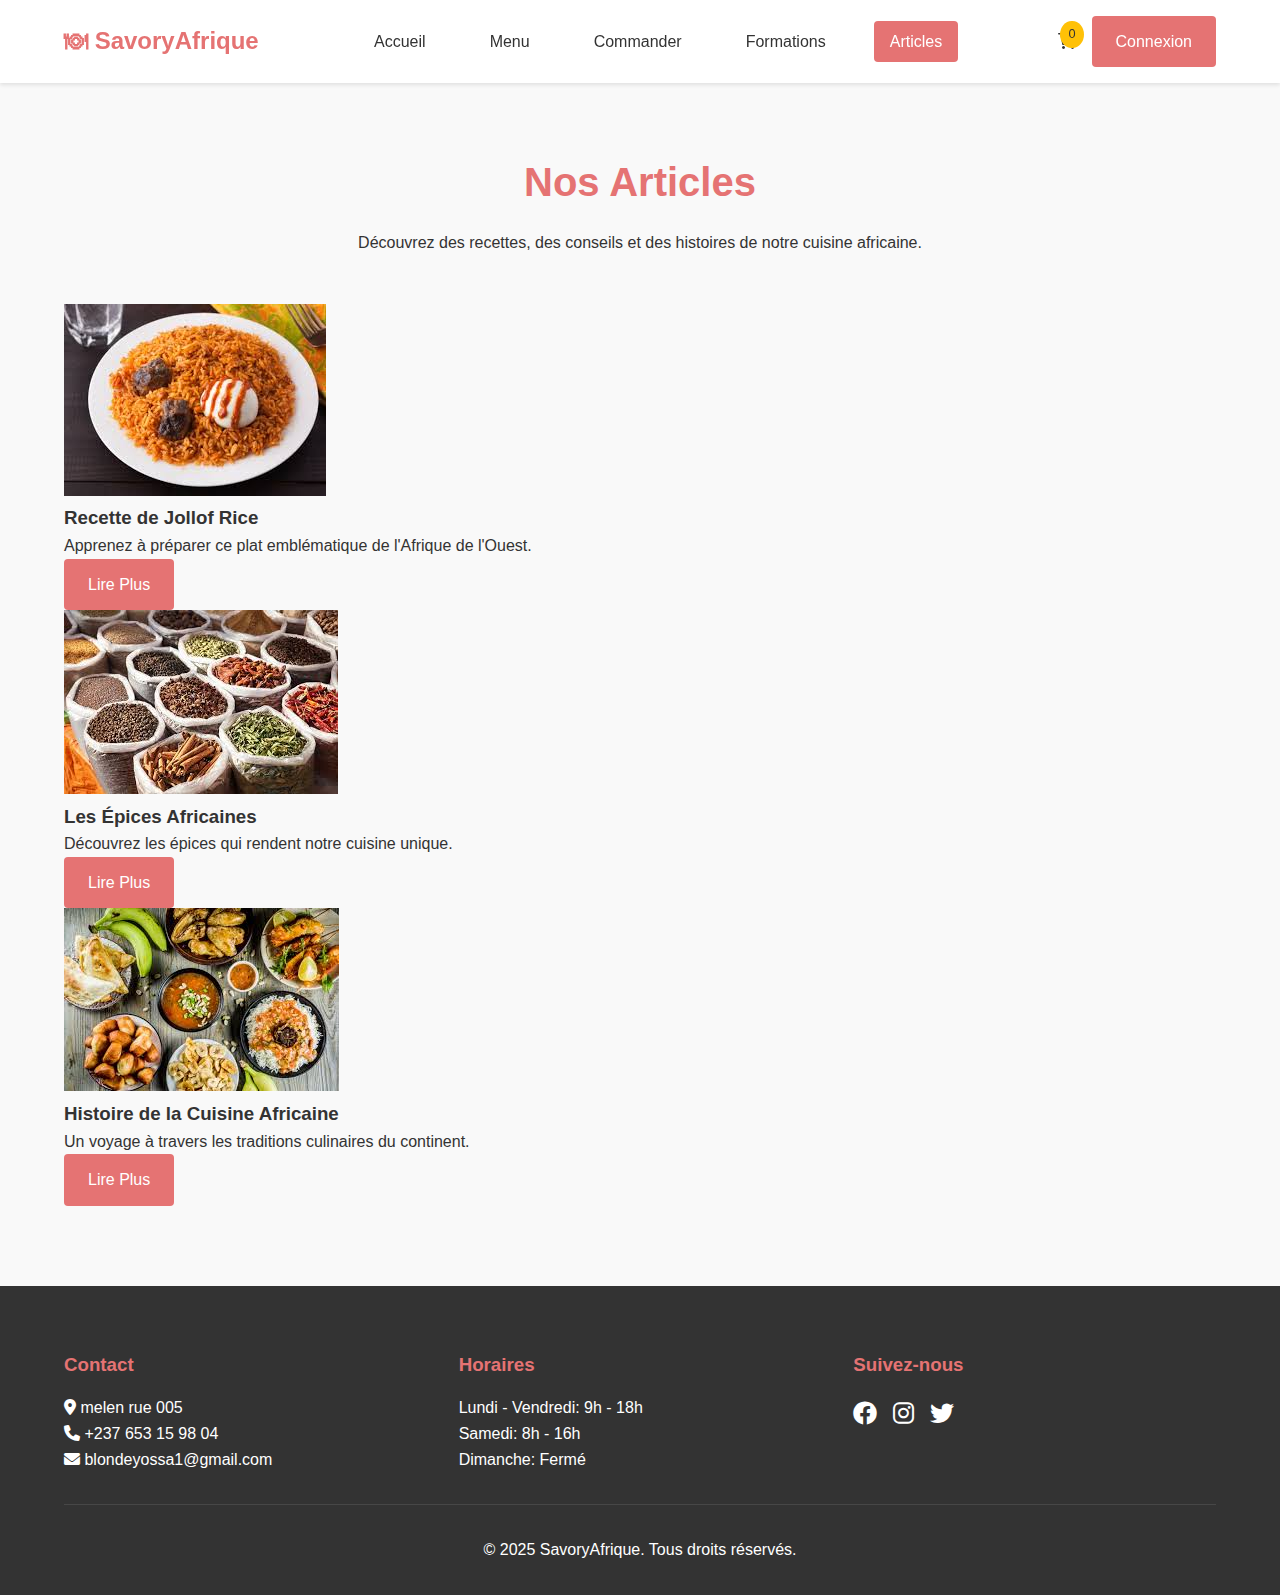
<file: windsurf-project/pages/articles/index.html>
<!DOCTYPE html>
<html lang="fr">
<head>
    <meta charset="UTF-8">
    <meta name="viewport" content="width=device-width, initial-scale=1.0">
    <title>Articles - SavoryAfrique</title>
    <link rel="stylesheet" href="../../assets/css/styles.css">
    <link rel="stylesheet" href="https://cdnjs.cloudflare.com/ajax/libs/font-awesome/6.0.0/css/all.min.css">
</head>
<body>
    <!-- Navigation Bar -->
    <nav class="nav-bar">
        <div class="nav-container">
            <div class="nav-brand">
                <a href="../../index.html">🍽 SavoryAfrique</a>
            </div>
            <div class="menu-toggle">
                <span></span>
                <span></span>
                <span></span>
            </div>
            <div class="nav-links">
                <a href="../../index.html">Accueil</a>
                <a href="../menu/index.html">Menu</a>
                <a href="../order/checkout.html">Commander</a>
                <a href="../formations/index.html">Formations</a>
                <a href="index.html" class="active">Articles</a>
            </div>
            <div class="nav-actions">
                <div class="cart-icon">
                    <i class="fas fa-shopping-cart"></i>
                    <span class="cart-count">0</span>
                </div>
                <a href="../auth/login.html" class="btn primary">Connexion</a>
            </div>
        </div>
    </nav>

    <!-- Articles Section -->
    <section class="articles">
        <div class="section-header">
            <h2>Nos Articles</h2>
            <p>Découvrez des recettes, des conseils et des histoires de notre cuisine africaine.</p>
        </div>
        <div class="articles-grid">
            <article class="article-card">
                <img src="../../images/riz jo.jpeg" alt="Article 1">
                <h3>Recette de Jollof Rice</h3>
                <p>Apprenez à préparer ce plat emblématique de l'Afrique de l'Ouest.</p>
                <a href="#" class="btn primary">Lire Plus</a>
            </article>
            <article class="article-card">
                <img src="../../images/epice.jpeg" alt="Article 2">
                <h3>Les Épices Africaines</h3>
                <p>Découvrez les épices qui rendent notre cuisine unique.</p>
                <a href="#" class="btn primary">Lire Plus</a>
            </article>
            <article class="article-card">
                <img src="../../images/cuisines.jpeg" alt="Article 3">
                <h3>Histoire de la Cuisine Africaine</h3>
                <p>Un voyage à travers les traditions culinaires du continent.</p>
                <a href="#" class="btn primary">Lire Plus</a>
            </article>
        </div>
    </section>

    <footer>
        <div class="footer-content">
            <div class="footer-section">
                <h3>Contact</h3>
                <p><i class="fas fa-map-marker-alt"></i> melen rue 005</p>
                <p><i class="fas fa-phone"></i> +237 653 15 98 04</p>
                <p><i class="fas fa-envelope"></i> blondeyossa1@gmail.com</p>
            </div>
            <div class="footer-section">
                <h3>Horaires</h3>
                <p>Lundi - Vendredi: 9h - 18h</p>
                <p>Samedi: 8h - 16h</p>
                <p>Dimanche: Fermé</p>
            </div>
            <div class="footer-section">
                <h3>Suivez-nous</h3>
                <div class="social-links">
                    <a href="#"><i class="fab fa-facebook"></i></a>
                    <a href="#"><i class="fab fa-instagram"></i></a>
                    <a href="#"><i class="fab fa-twitter"></i></a>
                </div>
            </div>
        </div>
        <div class="footer-bottom">
            <p>&copy; 2025 SavoryAfrique. Tous droits réservés.</p>
        </div>
    </footer>

    <script src="../../assets/js/script.js"></script>
</body>
</html>
</file>
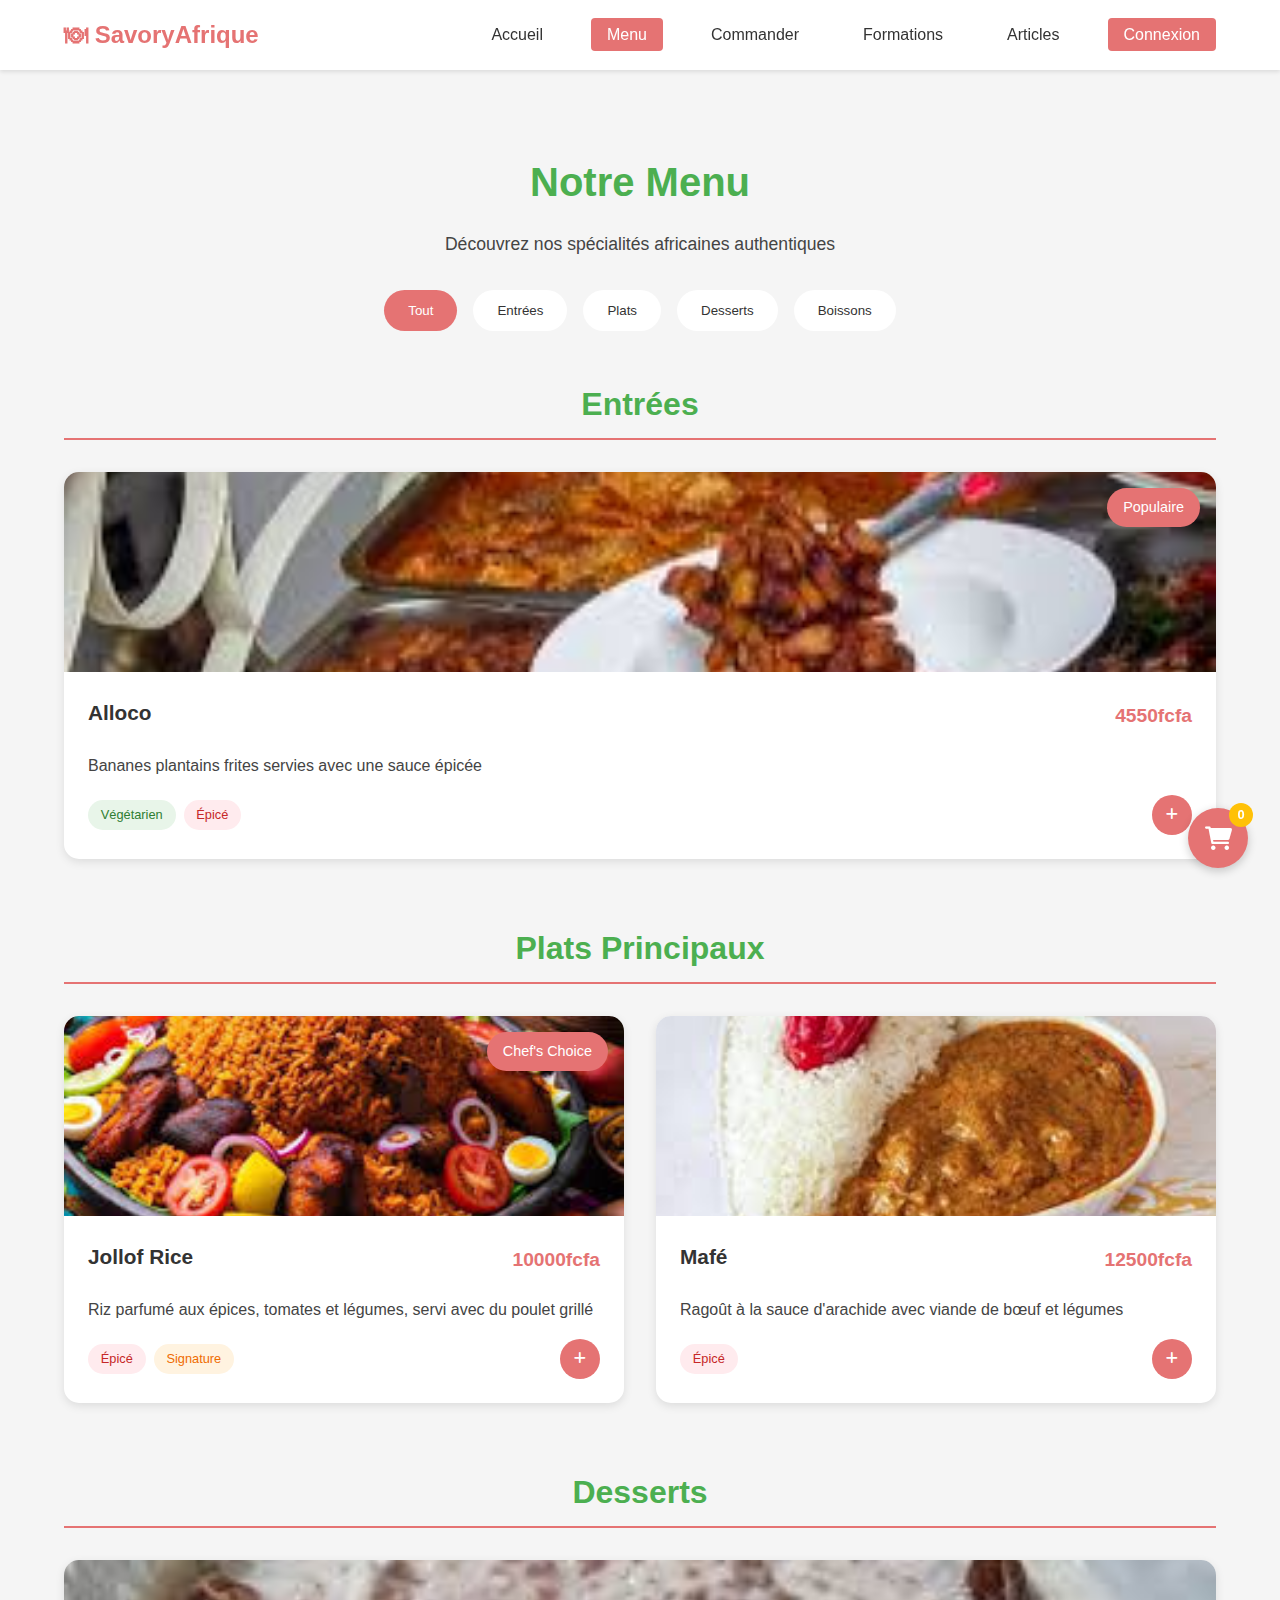
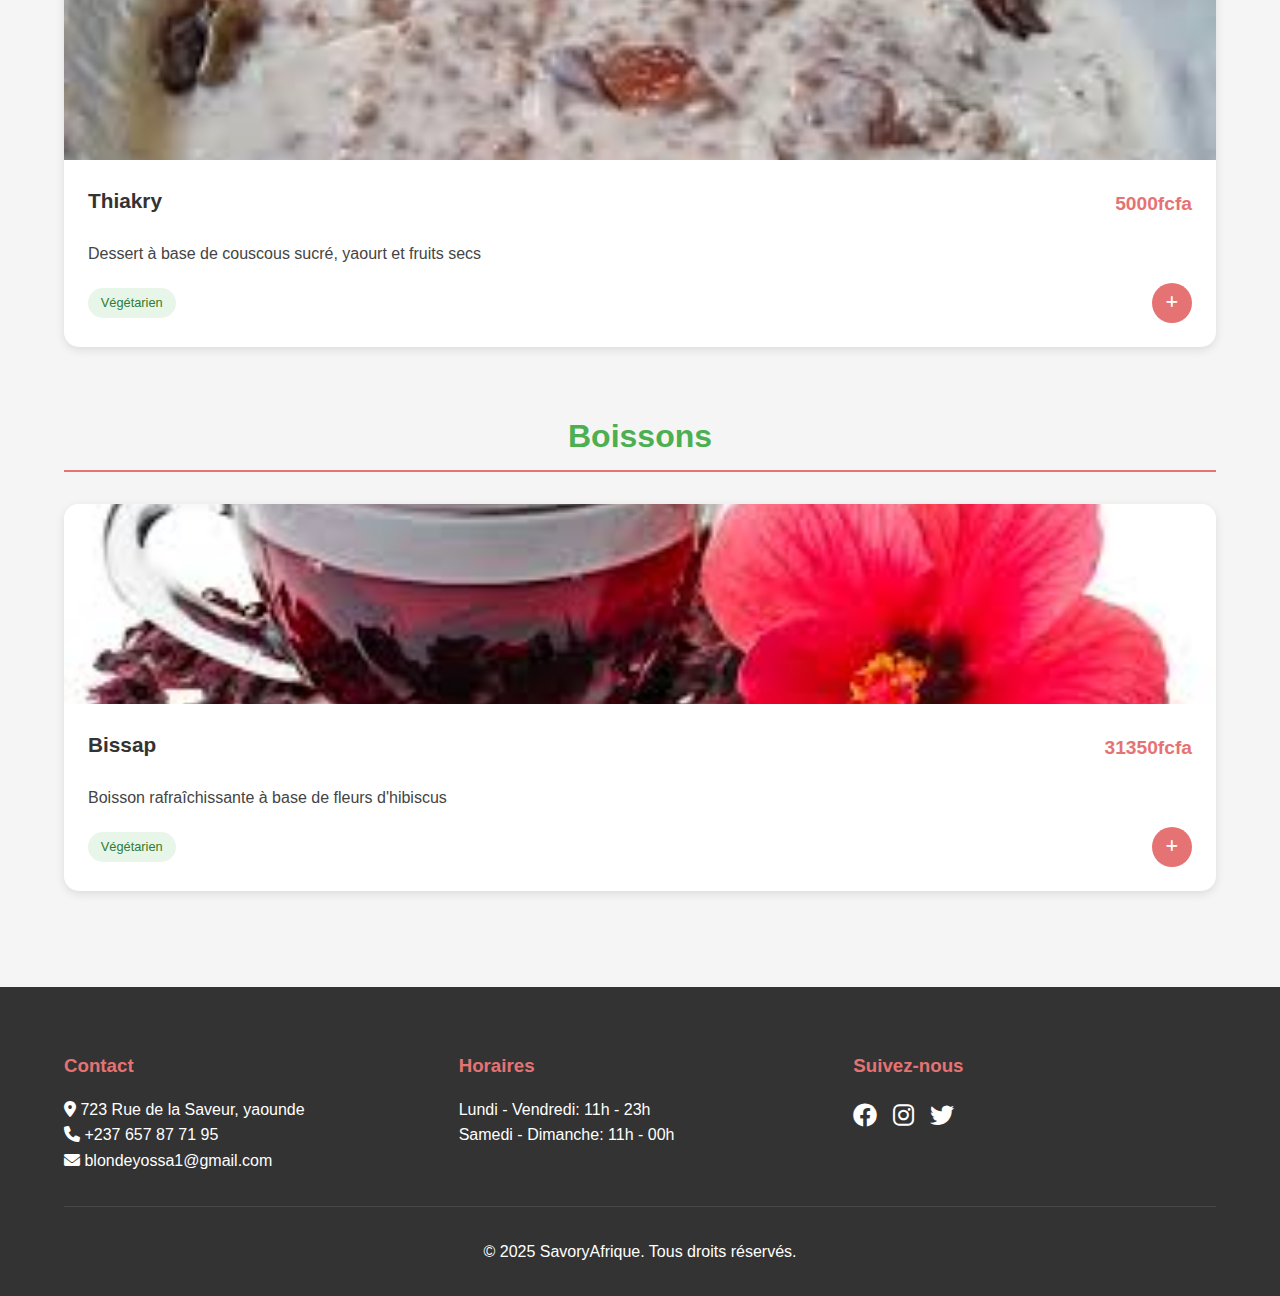
<file: windsurf-project/pages/menu/index.html>
<!DOCTYPE html>
<html lang="fr">
<head>
    <meta charset="UTF-8">
    <meta name="viewport" content="width=device-width, initial-scale=1.0">
    <title>Menu - SavoryAfrique</title>
    <link rel="stylesheet" href="../../assets/css/styles.css">
    <link rel="stylesheet" href="../../assets/css/menu-styles.css">
    <link rel="stylesheet" href="https://cdnjs.cloudflare.com/ajax/libs/font-awesome/6.0.0/css/all.min.css">
</head>
<body>
    <nav class="main-nav">
        <div class="logo">
            <a href="../../index.html">🍽 SavoryAfrique</a>
        </div>
        <div class="menu-toggle">
            <span></span>
            <span></span>
            <span></span>
        </div>
        <ul class="nav-links">
            <li><a href="../../index.html">Accueil</a></li>
            <li><a href="index.html" class="active">Menu</a></li>
            <li><a href="../order/checkout.html">Commander</a></li>
            <li><a href="../formations/index.html">Formations</a></li>
            <li><a href="../articles/index.html">Articles</a></li>
            <li><a href="../auth/login.html" class="auth-btn">Connexion</a></li>
        </ul>
    </nav>

    <div class="menu-page">
        <div class="menu-header">
            <div class="header-text">
                <h1>Notre Menu</h1>
                <p>Découvrez nos spécialités africaines authentiques</p>
            </div>
            <div class="menu-filters">
                <button class="filter-btn active" data-filter="all">Tout</button>
                <button class="filter-btn" data-filter="entrees">Entrées</button>
                <button class="filter-btn" data-filter="plats">Plats</button>
                <button class="filter-btn" data-filter="desserts">Desserts</button>
                <button class="filter-btn" data-filter="boissons">Boissons</button>
            </div>
        </div>

        <div class="menu-categories">
            <!-- Entrées -->
            <div class="menu-section" data-category="entrees">
                <h2 class="section-title">Entrées</h2>
                <div class="dishes-grid">
                    <div class="dish-card" data-category="entrees">
                        <div class="dish-image">
                            <img src="../../images/allo.jpeg" alt="Alloco">
                            <span class="dish-badge">Populaire</span>
                        </div>
                        <div class="dish-content">
                            <div class="dish-header">
                                <h3>Alloco</h3>
                                <span class="price">4550fcfa</span>
                            </div>
                            <p class="dish-description">Bananes plantains frites servies avec une sauce épicée</p>
                            <div class="dish-footer">
                                <div class="dish-tags">
                                    <span class="tag vegetarian">Végétarien</span>
                                    <span class="tag spicy">Épicé</span>
                                </div>
                                <button class="add-to-cart" data-id="alloco">
                                    <i class="fas fa-plus"></i>
                                </button>
                            </div>
                        </div>
                    </div>
                </div>
            </div>

            <!-- Plats Principaux -->
            <div class="menu-section" data-category="plats">
                <h2 class="section-title">Plats Principaux</h2>
                <div class="dishes-grid">
                    <div class="dish-card" data-category="plats">
                        <div class="dish-image">
                            <img src="../../images/jol.jpeg" alt="Jollof Rice">
                            <span class="dish-badge">Chef's Choice</span>
                        </div>
                        <div class="dish-content">
                            <div class="dish-header">
                                <h3>Jollof Rice</h3>
                                <span class="price">10000fcfa</span>
                            </div>
                            <p class="dish-description">Riz parfumé aux épices, tomates et légumes, servi avec du poulet grillé</p>
                            <div class="dish-footer">
                                <div class="dish-tags">
                                    <span class="tag spicy">Épicé</span>
                                    <span class="tag signature">Signature</span>
                                </div>
                                <button class="add-to-cart" data-id="jollof">
                                    <i class="fas fa-plus"></i>
                                </button>
                            </div>
                        </div>
                    </div>

                    <div class="dish-card" data-category="plats">
                        <div class="dish-image">
                            <img src="../../images/maf.jpeg" alt="Mafé">
                        </div>
                        <div class="dish-content">
                            <div class="dish-header">
                                <h3>Mafé</h3>
                                <span class="price">12500fcfa</span>
                            </div>
                            <p class="dish-description">Ragoût à la sauce d'arachide avec viande de bœuf et légumes</p>
                            <div class="dish-footer">
                                <div class="dish-tags">
                                    <span class="tag spicy">Épicé</span>
                                </div>
                                <button class="add-to-cart" data-id="mafe">
                                    <i class="fas fa-plus"></i>
                                </button>
                            </div>
                        </div>
                    </div>
                </div>
            </div>

            <!-- Desserts -->
            <div class="menu-section" data-category="desserts">
                <h2 class="section-title">Desserts</h2>
                <div class="dishes-grid">
                    <div class="dish-card" data-category="desserts">
                        <div class="dish-image">
                            <img src="../../images/thia.jpeg" alt="Thiakry">
                        </div>
                        <div class="dish-content">
                            <div class="dish-header">
                                <h3>Thiakry</h3>
                                <span class="price">5000fcfa</span>
                            </div>
                            <p class="dish-description">Dessert à base de couscous sucré, yaourt et fruits secs</p>
                            <div class="dish-footer">
                                <div class="dish-tags">
                                    <span class="tag vegetarian">Végétarien</span>
                                </div>
                                <button class="add-to-cart" data-id="thiakry">
                                    <i class="fas fa-plus"></i>
                                </button>
                            </div>
                        </div>
                    </div>
                </div>
            </div>

            <!-- Boissons -->
            <div class="menu-section" data-category="boissons">
                <h2 class="section-title">Boissons</h2>
                <div class="dishes-grid">
                    <div class="dish-card" data-category="boissons">
                        <div class="dish-image">
                            <img src="../../images/bis.jpeg" alt="Bissap">
                        </div>
                        <div class="dish-content">
                            <div class="dish-header">
                                <h3>Bissap</h3>
                                <span class="price">31350fcfa</span>
                            </div>
                            <p class="dish-description">Boisson rafraîchissante à base de fleurs d'hibiscus</p>
                            <div class="dish-footer">
                                <div class="dish-tags">
                                    <span class="tag vegetarian">Végétarien</span>
                                </div>
                                <button class="add-to-cart" data-id="bissap">
                                    <i class="fas fa-plus"></i>
                                </button>
                            </div>
                        </div>
                    </div>
                </div>
            </div>
        </div>
    </div>

    <!-- Panier flottant -->
    <div class="floating-cart">
        <div class="cart-icon">
            <i class="fas fa-shopping-cart"></i>
            <span class="cart-count">0</span>
        </div>
        <div class="cart-preview">
            <h3>Votre Commande</h3>
            <div class="cart-items">
                <!-- Les articles du panier seront ajoutés ici dynamiquement -->
            </div>
            <div class="cart-total">
                <span>Total:</span>
                <span class="total-amount">0fcfa</span>
            </div>
            <button class="checkout-btn">Commander</button>
        </div>
    </div>

    <footer>
        <div class="footer-content">
            <div class="footer-section">
                <h3>Contact</h3>
                <p><i class="fas fa-map-marker-alt"></i> 723 Rue de la Saveur, yaounde</p>
                <p><i class="fas fa-phone"></i> +237 657 87 71 95</p>
                <p><i class="fas fa-envelope"></i> blondeyossa1@gmail.com</p>
            </div>
            <div class="footer-section">
                <h3>Horaires</h3>
                <p>Lundi - Vendredi: 11h - 23h</p>
                <p>Samedi - Dimanche: 11h - 00h</p>
            </div>
            <div class="footer-section">
                <h3>Suivez-nous</h3>
                <div class="social-links">
                    <a href="#"><i class="fab fa-facebook"></i></a>
                    <a href="#"><i class="fab fa-instagram"></i></a>
                    <a href="#"><i class="fab fa-twitter"></i></a>
                </div>
            </div>
        </div>
        <div class="footer-bottom">
            <p>&copy; 2025 SavoryAfrique. Tous droits réservés.</p>
        </div>
    </footer>

    <script src="../../assets/js/script.js"></script>
    <script src="../../assets/js/menu-script.js"></script>
</body>
</html>
</file>
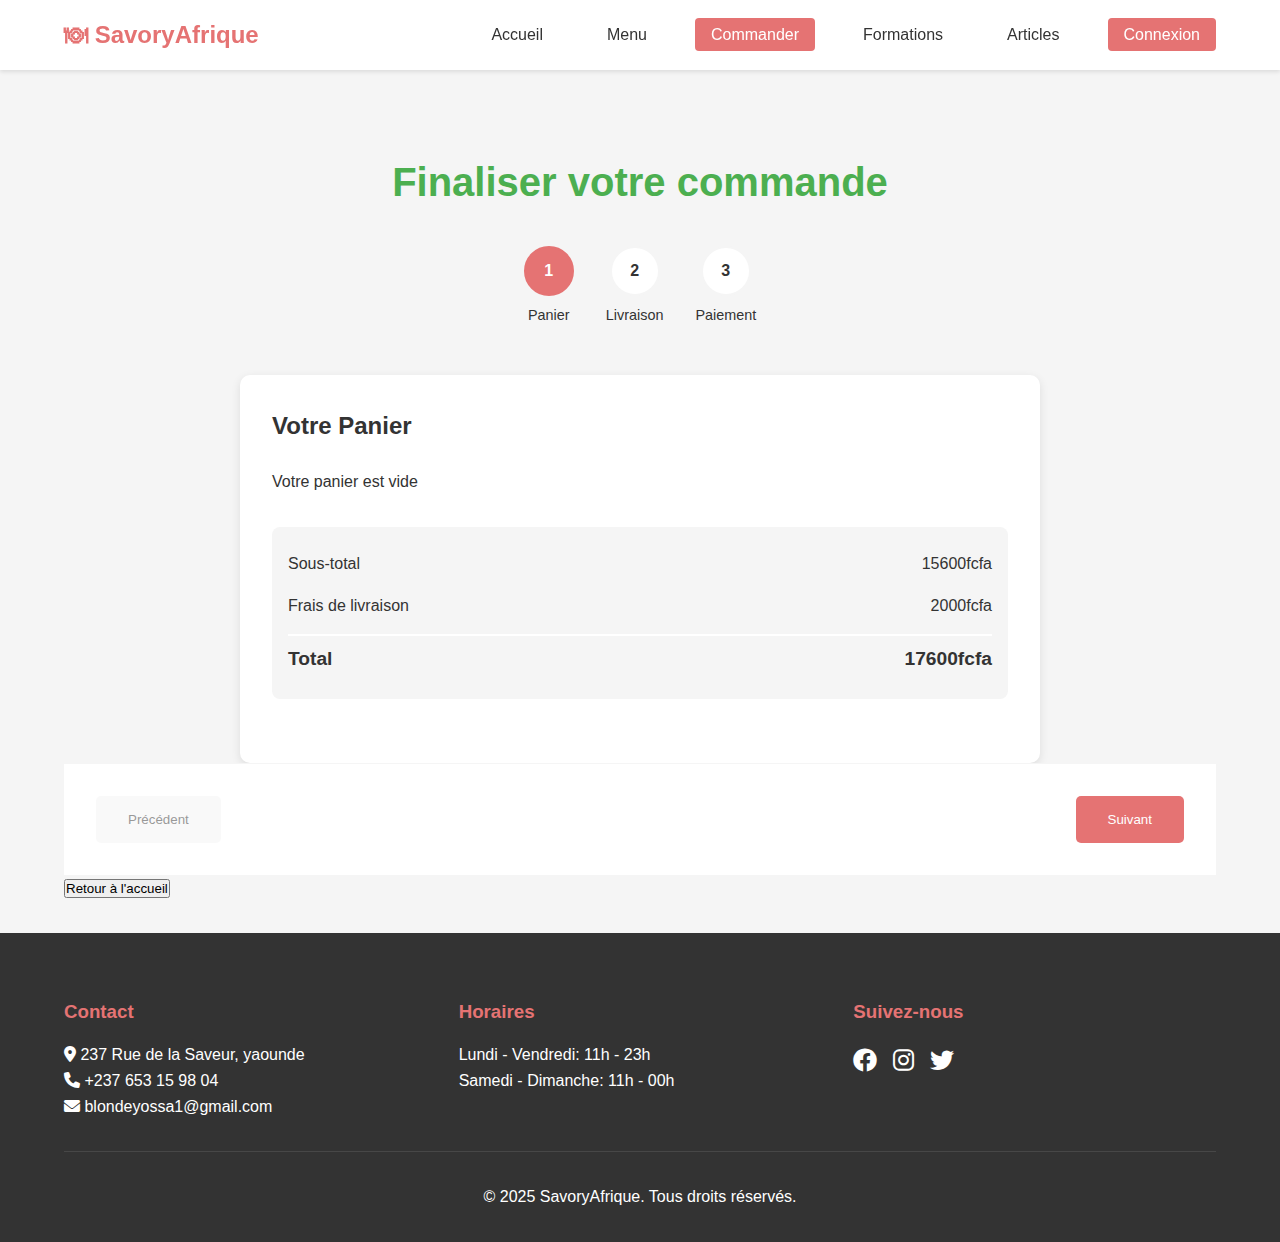
<file: windsurf-project/pages/order/checkout.html>
<!DOCTYPE html>
<html lang="fr">
<head>
    <meta charset="UTF-8">
    <meta name="viewport" content="width=device-width, initial-scale=1.0">
    <title>Commander - SavoryAfrique</title>
    <link rel="stylesheet" href="../../assets/css/styles.css">
    <link rel="stylesheet" href="../../assets/css/checkout-styles.css">
    <link rel="stylesheet" href="https://cdnjs.cloudflare.com/ajax/libs/font-awesome/6.0.0/css/all.min.css">
</head>
<body>
    <nav class="main-nav">
        <div class="logo">
            <a href="../../../index.html">🍽 SavoryAfrique</a>
        </div>
        <div class="menu-toggle">
            <span></span>
            <span></span>
            <span></span>
        </div>
        <ul class="nav-links">
            <li><a href="../../../index.html">Accueil</a></li>
            <li><a href="../../menu/index.html">Menu</a></li>
            <li><a href="checkout.html" class="active">Commander</a></li>
            <li><a href="../formations/index.html">Formations</a></li>
            <li><a href="../articles/index.html">Articles</a></li>
            <li><a href="../auth/login.html" class="auth-btn">Connexion</a></li>
        </ul>
    </nav>

    <div class="checkout-page">
        <div class="checkout-header">
            <h1>Finaliser votre commande</h1>
            <div class="checkout-steps">
                <div class="step active" data-step="1">
                    <span class="step-number">1</span>
                    <span class="step-text">Panier</span>
                </div>
                <div class="step" data-step="2">
                    <span class="step-number">2</span>
                    <span class="step-text">Livraison</span>
                </div>
                <div class="step" data-step="3">
                    <span class="step-number">3</span>
                    <span class="step-text">Paiement</span>
                </div>
            </div>
        </div>

        <div class="checkout-content">
            <!-- Étape 1: Panier -->
            <div class="checkout-step-content active" data-step="1">
                <div class="cart-summary">
                    <h2>Votre Panier</h2>
                    <div class="cart-items">
                        <!-- Les articles seront ajoutés dynamiquement ici -->
                    </div>
                    <div class="cart-totals">
                        <div class="subtotal">
                            <span>Sous-total</span>
                            <span class="amount">15600fcfa</span>
                        </div>
                        <div class="delivery-fee">
                            <span>Frais de livraison</span>
                            <span class="amount">2000fcfa</span>
                        </div>
                        <div class="total">
                            <span>Total</span>
                            <span class="amount">17600fcfa</span>
                        </div>
                    </div>
                </div>
            </div>

            <!-- Étape 2: Livraison -->
            <div class="checkout-step-content" data-step="2">
                <div class="delivery-info">
                    <h2>Informations de livraison</h2>
                    <form id="delivery-form" class="checkout-form">
                        <div class="form-group">
                            <label for="fullname">Nom complet</label>
                            <input type="text" id="fullname" name="fullname" required>
                        </div>
                        <div class="form-group">
                            <label for="phone">Téléphone</label>
                            <input type="tel" id="phone" name="phone" required>
                        </div>
                        <div class="form-group">
                            <label for="email">Email</label>
                            <input type="email" id="email" name="email" required>
                        </div>
                        <div class="form-group">
                            <label for="address">Adresse</label>
                            <input type="text" id="address" name="address" required>
                        </div>
                        <div class="form-row">
                            <div class="form-group">
                                <label for="postal">Code postal</label>
                                <input type="text" id="postal" name="postal" required>
                            </div>
                            <div class="form-group">
                                <label for="city">Ville</label>
                                <input type="text" id="city" name="city" required>
                            </div>
                        </div>
                        <div class="form-group">
                            <label for="instructions">Instructions de livraison (optionnel)</label>
                            <textarea id="instructions" name="instructions" rows="3"></textarea>
                        </div>
                    </form>
                </div>
            </div>

            <!-- Étape 3: Paiement -->
            <div class="checkout-step-content" data-step="3">
                <div class="payment-info">
                    <h2>Paiement</h2>
                    <form id="payment-form" class="checkout-form">
                        <div class="payment-methods">
                            <div class="payment-method">
                                <input type="radio" id="card" name="payment" value="card" checked>
                                <label for="card">
                                    <i class="fas fa-credit-card"></i>
                                    Carte bancaire
                                </label>
                            </div>
                            <div class="payment-method">
                                <input type="radio" id="paypal" name="payment" value="paypal">
                                <label for="paypal">
                                    <i class="fab fa-paypal"></i>
                                    PayPal
                                </label>
                            </div>
                        </div>

                        <div class="card-details">
                            <div class="form-group">
                                <label for="card-number">Numéro de carte</label>
                                <div class="card-input-wrapper">
                                    <input type="text" id="card-number" name="card-number" placeholder="1234 5678 9012 3456" required>
                                    <i class="far fa-credit-card"></i>
                                </div>
                            </div>
                            <div class="form-row">
                                <div class="form-group">
                                    <label for="expiry">Date d'expiration</label>
                                    <input type="text" id="expiry" name="expiry" placeholder="MM/AA" required>
                                </div>
                                <div class="form-group">
                                    <label for="cvv">CVV</label>
                                    <input type="text" id="cvv" name="cvv" placeholder="123" required>
                                </div>
                            </div>
                            <div class="form-group">
                                <label for="card-name">Nom sur la carte</label>
                                <input type="text" id="card-name" name="card-name" required>
                            </div>
                        </div>
                    </form>
                </div>
            </div>
        </div>

        <div class="checkout-navigation">
            <button class="prev-step" disabled>Précédent</button>
            <button class="next-step">Suivant</button>
        </div>
        <button onclick="window.location.href='../../../index.html'">Retour à l'accueil</button>
    </div>

    <footer>
        <div class="footer-content">
            <div class="footer-section">
                <h3>Contact</h3>
                <p><i class="fas fa-map-marker-alt"></i> 237 Rue de la Saveur, yaounde</p>
                <p><i class="fas fa-phone"></i> +237 653 15 98 04</p>
                <p><i class="fas fa-envelope"></i> blondeyossa1@gmail.com</p>
            </div>
            <div class="footer-section">
                <h3>Horaires</h3>
                <p>Lundi - Vendredi: 11h - 23h</p>
                <p>Samedi - Dimanche: 11h - 00h</p>
            </div>
            <div class="footer-section">
                <h3>Suivez-nous</h3>
                <div class="social-links">
                    <a href="#"><i class="fab fa-facebook"></i></a>
                    <a href="#"><i class="fab fa-instagram"></i></a>
                    <a href="#"><i class="fab fa-twitter"></i></a>
                </div>
            </div>
        </div>
        <div class="footer-bottom">
            <p>&copy; 2025 SavoryAfrique. Tous droits réservés.</p>
        </div>
    </footer>

    <script src="../../assets/js/script.js"></script>
    <script src="../../assets/js/checkout-script.js"></script>
</body>
</html>
</file>
<file: windsurf-project/assets/css/styles.css>
/* Variables globales */
:root {
    --primary-color: #e67e22;
    --secondary-color: #2c3e50;
    --accent-color: #e74c3c;
    --text-color: #333;
    --light-gray: #f5f5f5;
    --dark-gray: #444;
    --white: #ffffff;
    --transition: all 0.3s ease;
}

/* Reset et styles de base */
* {
    margin: 0;
    padding: 0;
    box-sizing: border-box;
}

body {
    font-family: 'Poppins', sans-serif;
    line-height: 1.6;
    color: var(--text-color);
    padding-top: 70px;
}

/* Navigation */
.nav-bar {
    position: fixed;
    top: 0;
    left: 0;
    width: 100%;
    background: var(--white);
    box-shadow: var(--shadow);
    z-index: 1000;
    transition: var(--transition);
}

.nav-container {
    display: flex;
    justify-content: space-between;
    align-items: center;
    padding: 1rem 5%;
    max-width: 1400px;
    margin: 0 auto;
}

.nav-brand {
    display: flex;
    align-items: center;
    gap: 1rem;
}

.nav-brand img {
    width: 40px;
    height: 40px;
}

.nav-brand a {
    font-size: 1.5rem;
    font-weight: bold;
    color: var(--primary-color);
    text-decoration: none;
}

.nav-links {
    display: flex;
    gap: 2rem;
    align-items: center;
}

.nav-links a {
    text-decoration: none;
    color: var(--text-color);
    font-weight: 500;
    padding: 0.5rem 1rem;
    border-radius: 4px;
    transition: var(--transition);
}

.nav-links a:hover {
    background: rgba(229, 115, 115, 0.1);
    color: var(--primary-color);
}

.nav-links a.active {
    background: var(--primary-color);
    color: var(--white);
}

.nav-actions {
    display: flex;
    gap: 1rem;
    align-items: center;
}

.cart-icon {
    position: relative;
    cursor: pointer;
}

.cart-count {
    position: absolute;
    top: -8px;
    right: -8px;
    background: var(--accent-color);
    color: var(--text-color);
    font-size: 0.8rem;
    padding: 0.2rem 0.5rem;
    border-radius: 50%;
    min-width: 20px;
    text-align: center;
}

.menu-toggle {
    display: none;
    flex-direction: column;
    gap: 4px;
    cursor: pointer;
    padding: 0.5rem;
}

.menu-toggle span {
    display: block;
    width: 25px;
    height: 3px;
    background: var(--text-color);
    transition: var(--transition);
}

/* Responsive Navigation */
@media (max-width: 768px) {
    .menu-toggle {
        display: flex;
    }

    .nav-links {
        display: none;
        position: absolute;
        top: 100%;
        left: 0;
        width: 100%;
        background: var(--white);
        flex-direction: column;
        padding: 1rem;
        box-shadow: var(--shadow);
    }

    .nav-links.active {
        display: flex;
    }

    .nav-actions {
        margin-left: auto;
    }

    .menu-toggle.active span:nth-child(1) {
        transform: rotate(45deg) translate(5px, 5px);
    }

    .menu-toggle.active span:nth-child(2) {
        opacity: 0;
    }

    .menu-toggle.active span:nth-child(3) {
        transform: rotate(-45deg) translate(5px, -5px);
    }
}

/* Hero Section */
.hero {
    height: 100vh;
    background-image: linear-gradient(rgba(0,0,0,0.5), rgba(0,0,0,0.5)), url('../images/hero-bg.jpg');
    background-size: cover;
    background-position: center;
    display: flex;
    align-items: center;
    justify-content: center;
    text-align: center;
    color: var(--white);
    position: relative;
}

.hero-content {
    max-width: 800px;
    padding: 0 2rem;
}

.hero h1 {
    font-size: 3.5rem;
    margin-bottom: 1.5rem;
    opacity: 0;
    transform: translateY(30px);
    animation: fadeInUp 1s forwards;
}

.hero p {
    font-size: 1.2rem;
    margin-bottom: 2rem;
    opacity: 0;
    transform: translateY(30px);
    animation: fadeInUp 1s 0.3s forwards;
}

.hero-buttons {
    display: flex;
    gap: 1rem;
    justify-content: center;
    opacity: 0;
    transform: translateY(30px);
    animation: fadeInUp 1s 0.6s forwards;
}

.btn {
    padding: 1rem 2rem;
    border-radius: 30px;
    text-decoration: none;
    font-weight: 600;
    transition: var(--transition);
}

.primary-btn {
    background: var(--primary-color);
    color: var(--white);
}

.secondary-btn {
    background: transparent;
    color: var(--white);
    border: 2px solid var(--white);
}

.primary-btn:hover {
    background: darken(var(--primary-color), 10%);
    transform: translateY(-3px);
}

.secondary-btn:hover {
    background: var(--white);
    color: var(--text-color);
}

/* Featured Dishes */
.featured-dishes {
    padding: 5rem 5%;
    background: var(--white);
}

.section-title {
    text-align: center;
    font-size: 2.5rem;
    margin-bottom: 3rem;
    color: var(--secondary-color);
}

.dishes-grid {
    display: grid;
    grid-template-columns: repeat(auto-fit, minmax(300px, 1fr));
    gap: 2rem;
}

.dish-card {
    background: var(--white);
    border-radius: 10px;
    overflow: hidden;
    box-shadow: 0 3px 10px rgba(0,0,0,0.1);
    transition: var(--transition);
}

.dish-card:hover {
    transform: translateY(-10px);
}

.dish-image {
    height: 250px;
    overflow: hidden;
}

.dish-image img {
    width: 100%;
    height: 100%;
    object-fit: cover;
    transition: var(--transition);
}

.dish-card:hover .dish-image img {
    transform: scale(1.1);
}

.dish-content {
    padding: 1.5rem;
}

.dish-content h3 {
    font-size: 1.3rem;
    margin-bottom: 0.5rem;
}

.price {
    font-size: 1.2rem;
    color: var(--primary-color);
    font-weight: 600;
}

/* About Us */
.about-us {
    padding: 5rem 5%;
    background: var(--light-gray);
}

.about-content {
    display: grid;
    grid-template-columns: 1fr 1fr;
    gap: 4rem;
    align-items: center;
}

.about-text {
    padding-right: 2rem;
}

.about-image img {
    width: 100%;
    border-radius: 10px;
}

/* Services */
.services {
    padding: 5rem 5%;
    background: var(--white);
}

.services-grid {
    display: grid;
    grid-template-columns: repeat(auto-fit, minmax(250px, 1fr));
    gap: 2rem;
}

.service-card {
    text-align: center;
    padding: 2rem;
    background: var(--light-gray);
    border-radius: 10px;
    transition: var(--transition);
}

.service-card:hover {
    transform: translateY(-5px);
}

.service-card i {
    font-size: 2.5rem;
    color: var(--primary-color);
    margin-bottom: 1rem;
}

/* Testimonials */
.testimonials {
    padding: 5rem 5%;
    background: var(--light-gray);
    position: relative;
}

.testimonials-slider {
    max-width: 800px;
    margin: 0 auto;
}

.testimonial-card {
    background: var(--white);
    padding: 2rem;
    border-radius: 10px;
    box-shadow: 0 3px 10px rgba(0,0,0,0.1);
}

.testimonial-author {
    display: flex;
    align-items: center;
    gap: 1rem;
    margin-top: 1.5rem;
}

.testimonial-author img {
    width: 60px;
    height: 60px;
    border-radius: 50%;
    object-fit: cover;
}

.rating i {
    color: #ffd700;
}

/* Newsletter */
.newsletter {
    padding: 4rem 5%;
    background: var(--secondary-color);
    color: var(--white);
    text-align: center;
}

.newsletter-form {
    max-width: 500px;
    margin: 2rem auto 0;
    display: flex;
    gap: 1rem;
}

.newsletter-form input {
    flex: 1;
    padding: 1rem;
    border: none;
    border-radius: 25px;
    font-size: 1rem;
}

/* Footer */
footer {
    background: var(--secondary-color);
    color: var(--white);
    padding: 4rem 5% 2rem;
}

.footer-content {
    display: grid;
    grid-template-columns: repeat(auto-fit, minmax(250px, 1fr));
    gap: 2rem;
    margin-bottom: 2rem;
}

.footer-section h3 {
    margin-bottom: 1.5rem;
    color: var(--primary-color);
}

.social-links {
    display: flex;
    gap: 1rem;
}

.social-links a {
    color: var(--white);
    font-size: 1.5rem;
    transition: var(--transition);
}

.social-links a:hover {
    color: var(--primary-color);
}

.footer-bottom {
    text-align: center;
    padding-top: 2rem;
    border-top: 1px solid rgba(255,255,255,0.1);
}

/* Animations */
@keyframes fadeInUp {
    to {
        opacity: 1;
        transform: translateY(0);
    }
}

/* Formations Page Styles */
.formations {
    padding: 4rem 5%;
}

.formations-grid {
    display: grid;
    grid-template-columns: repeat(auto-fit, minmax(300px, 1fr));
    gap: 2rem;
    margin-top: 2rem;
}

.formation-card {
    background: var(--white);
    border-radius: 8px;
    overflow: hidden;
    box-shadow: var(--shadow);
    transition: var(--transition);
}

.formation-card:hover {
    transform: translateY(-5px);
    box-shadow: 0 10px 20px rgba(0,0,0,0.1);
}

.formation-image {
    position: relative;
    height: 200px;
    overflow: hidden;
}

.formation-image img {
    width: 100%;
    height: 100%;
    object-fit: cover;
}

.formation-badge {
    position: absolute;
    top: 1rem;
    right: 1rem;
    background: var(--primary-color);
    color: var(--white);
    padding: 0.5rem 1rem;
    border-radius: 20px;
    font-size: 0.8rem;
}

.formation-content {
    padding: 1.5rem;
}

.formation-content h3 {
    margin: 0 0 1rem;
    color: var(--text-color);
}

.formation-details {
    list-style: none;
    padding: 0;
    margin: 1rem 0;
}

.formation-details li {
    display: flex;
    align-items: center;
    gap: 0.5rem;
    margin-bottom: 0.5rem;
    color: var(--text-color-light);
}

.formation-details i {
    color: var(--primary-color);
}

.formation-footer {
    display: flex;
    justify-content: space-between;
    align-items: center;
    margin-top: 1.5rem;
    padding-top: 1rem;
    border-top: 1px solid var(--border-color);
}

.price {
    font-size: 1.5rem;
    font-weight: bold;
    color: var(--text-color);
}

/* Testimonials Section */
.testimonials {
    background: var(--bg-light);
    padding: 4rem 5%;
}

.testimonials-grid {
    display: grid;
    grid-template-columns: repeat(auto-fit, minmax(300px, 1fr));
    gap: 2rem;
    margin-top: 2rem;
}

.testimonial-card {
    background: var(--white);
    padding: 2rem;
    border-radius: 8px;
    box-shadow: var(--shadow);
}

.testimonial-content p {
    font-style: italic;
    margin-bottom: 1.5rem;
}

.testimonial-author {
    display: flex;
    align-items: center;
    gap: 1rem;
}

.testimonial-author img {
    width: 50px;
    height: 50px;
    border-radius: 50%;
    object-fit: cover;
}

.author-info h4 {
    margin: 0;
    color: var(--text-color);
}

.author-info p {
    margin: 0;
    color: var(--text-color-light);
    font-size: 0.9rem;
}

/* FAQ Section */
.faq {
    padding: 4rem 5%;
}

.faq-grid {
    display: grid;
    grid-template-columns: repeat(auto-fit, minmax(300px, 1fr));
    gap: 2rem;
    margin-top: 2rem;
}

.faq-item {
    background: var(--white);
    padding: 2rem;
    border-radius: 8px;
    box-shadow: var(--shadow);
}

.faq-item h3 {
    margin: 0 0 1rem;
    color: var(--text-color);
}

/* Contact Form */
.contact {
    background: var(--bg-light);
    padding: 4rem 5%;
}

.contact-form {
    max-width: 600px;
    margin: 2rem auto 0;
    background: var(--white);
    padding: 2rem;
    border-radius: 8px;
    box-shadow: var(--shadow);
}

.form-group {
    margin-bottom: 1.5rem;
}

.form-group input,
.form-group textarea {
    width: 100%;
    padding: 0.8rem;
    border: 1px solid var(--border-color);
    border-radius: 4px;
    font-family: inherit;
}

.form-group textarea {
    height: 150px;
    resize: vertical;
}

/* Responsive Design */
@media (max-width: 768px) {
    .formations-grid,
    .testimonials-grid,
    .faq-grid {
        grid-template-columns: 1fr;
    }

    .formation-card {
        max-width: 400px;
        margin: 0 auto;
    }
}

/* Media Queries */
@media (max-width: 768px) {
    .menu-toggle {
        display: block;
        cursor: pointer;
    }

    .menu-toggle span {
        display: block;
        width: 25px;
        height: 3px;
        background: var(--text-color);
        margin: 5px 0;
        transition: var(--transition);
    }

    .nav-links {
        position: fixed;
        top: 70px;
        left: -100%;
        width: 100%;
        height: calc(100vh - 70px);
        background: var(--white);
        flex-direction: column;
        align-items: center;
        padding: 2rem 0;
        transition: var(--transition);
    }

    .nav-links.active {
        left: 0;
    }

    .hero h1 {
        font-size: 2.5rem;
    }

    .about-content {
        grid-template-columns: 1fr;
    }

    .newsletter-form {
        flex-direction: column;
    }
}

/* Variables */
:root {
    --primary-color: #E57373;
    --secondary-color: #4CAF50;
    --accent-color: #FFC107;
    --text-color: #333;
    --light-text: #666;
    --white: #fff;
    --background: #f9f9f9;
    --shadow: 0 2px 4px rgba(0,0,0,0.1);
    --transition: all 0.3s ease;
}

/* Reset et Base */
* {
    margin: 0;
    padding: 0;
    box-sizing: border-box;
}

body {
    font-family: 'Segoe UI', Tahoma, Geneva, Verdana, sans-serif;
    line-height: 1.6;
    color: var(--text-color);
    background: var(--background);
}

/* Navigation */
.main-nav {
    background: var(--white);
    padding: 1rem 5%;
    display: flex;
    justify-content: space-between;
    align-items: center;
    box-shadow: var(--shadow);
    position: fixed;
    width: 100%;
    top: 0;
    z-index: 1000;
}

.logo a {
    font-size: 1.5rem;
    font-weight: bold;
    color: var(--primary-color);
    text-decoration: none;
}

.nav-links {
    display: flex;
    list-style: none;
    gap: 2rem;
}

.nav-links a {
    text-decoration: none;
    color: var(--text-color);
    font-weight: 500;
    transition: var(--transition);
}

.nav-links a:hover {
    color: var(--primary-color);
}

.auth-btn {
    background: var(--primary-color);
    color: var(--white) !important;
    padding: 0.5rem 1rem;
    border-radius: 4px;
}

/* Hero Section */
.hero {
    height: 100vh;
    background: linear-gradient(rgba(0,0,0,0.5), rgba(0,0,0,0.5)), url('../images/hero/hero-bg.jpg');
    background-size: cover;
    background-position: center;
    display: flex;
    align-items: center;
    text-align: center;
    color: var(--white);
    padding: 0 5%;
}

.hero-content {
    max-width: 800px;
    margin: 0 auto;
}

.hero-content h1 {
    font-size: 3rem;
    margin-bottom: 1rem;
}

.hero-buttons {
    margin-top: 2rem;
    display: flex;
    gap: 1rem;
    justify-content: center;
}

/* Buttons */
.btn {
    display: inline-block;
    padding: 0.8rem 1.5rem;
    border-radius: 4px;
    text-decoration: none;
    font-weight: 500;
    transition: var(--transition);
    cursor: pointer;
    border: none;
}

.btn.primary {
    background: var(--primary-color);
    color: var(--white);
}

.btn.secondary {
    background: var(--white);
    color: var(--primary-color);
}

.btn.small {
    padding: 0.5rem 1rem;
    font-size: 0.9rem;
}

.btn.large {
    padding: 1rem 2rem;
    font-size: 1.1rem;
}

/* Sections */
section {
    padding: 5rem 5%;
}

.section-header {
    text-align: center;
    margin-bottom: 3rem;
}

.section-header h2 {
    font-size: 2.5rem;
    color: var(--primary-color);
    margin-bottom: 1rem;
}

/* Dishes Grid */
.dishes-grid {
    display: grid;
    grid-template-columns: repeat(auto-fit, minmax(300px, 1fr));
    gap: 2rem;
    margin-bottom: 3rem;
}

.dish-card {
    background: var(--white);
    border-radius: 8px;
    overflow: hidden;
    box-shadow: var(--shadow);
    transition: var(--transition);
}

.dish-card:hover {
    transform: translateY(-5px);
}

.dish-image {
    position: relative;
    height: 200px;
}

.dish-image img {
    width: 100%;
    height: 100%;
    object-fit: cover;
}

.dish-badge {
    position: absolute;
    top: 1rem;
    right: 1rem;
    background: var(--accent-color);
    color: var(--text-color);
    padding: 0.3rem 0.8rem;
    border-radius: 20px;
    font-size: 0.8rem;
}

.dish-content {
    padding: 1.5rem;
}

.dish-footer {
    display: flex;
    justify-content: space-between;
    align-items: center;
    margin-top: 1rem;
}

.price {
    font-size: 1.2rem;
    font-weight: bold;
    color: var(--primary-color);
}

/* About Section */
.about {
    background: var(--white);
}

.about-content {
    display: grid;
    grid-template-columns: 1fr 1fr;
    gap: 4rem;
    align-items: center;
}

.about-features {
    display: grid;
    grid-template-columns: 1fr 1fr;
    gap: 2rem;
    margin: 2rem 0;
}

.feature {
    text-align: center;
}

.feature i {
    font-size: 2rem;
    color: var(--primary-color);
    margin-bottom: 1rem;
}

/* Services Section */
.services-grid {
    display: grid;
    grid-template-columns: repeat(auto-fit, minmax(250px, 1fr));
    gap: 2rem;
}

.service-card {
    background: var(--white);
    padding: 2rem;
    border-radius: 8px;
    text-align: center;
    box-shadow: var(--shadow);
}

.service-card i {
    font-size: 2.5rem;
    color: var(--primary-color);
    margin-bottom: 1rem;
}

/* Newsletter Section */
.newsletter {
    background: linear-gradient(rgba(0,0,0,0.8), rgba(0,0,0,0.8)), url('../images/hero/newsletter-bg.jpg');
    background-size: cover;
    background-position: center;
    color: var(--white);
    text-align: center;
}

.newsletter-form {
    max-width: 500px;
    margin: 2rem auto 0;
    display: flex;
    gap: 1rem;
}

.newsletter-form input {
    flex: 1;
    padding: 0.8rem;
    border: none;
    border-radius: 4px;
}

/* Footer */
footer {
    background: #333;
    color: var(--white);
    padding: 4rem 5% 2rem;
}

.footer-content {
    display: grid;
    grid-template-columns: repeat(auto-fit, minmax(250px, 1fr));
    gap: 2rem;
    margin-bottom: 2rem;
}

.footer-section h3 {
    color: var(--primary-color);
    margin-bottom: 1rem;
}

.social-links {
    display: flex;
    gap: 1rem;
}

.social-links a {
    color: var(--white);
    font-size: 1.5rem;
    transition: var(--transition);
}

.social-links a:hover {
    color: var(--primary-color);
}

.footer-bottom {
    text-align: center;
    padding-top: 2rem;
    border-top: 1px solid rgba(255,255,255,0.1);
}

/* Responsive Design */
@media (max-width: 768px) {
    .menu-toggle {
        display: block;
    }

    .nav-links {
        display: none;
    }

    .hero-content h1 {
        font-size: 2rem;
    }

    .about-content {
        grid-template-columns: 1fr;
    }

    .newsletter-form {
        flex-direction: column;
    }
}

/* Animations */
@keyframes fadeIn {
    from {
        opacity: 0;
        transform: translateY(20px);
    }
    to {
        opacity: 1;
        transform: translateY(0);
    }
}

.animate-text {
    animation: fadeIn 1s ease-out;
}

.animate-text-delay {
    animation: fadeIn 1s ease-out 0.5s both;
}
</file>
<file: windsurf-project/assets/css/menu-styles.css>
/* Styles pour la page menu */
.menu-page {
    padding: 80px 5% 2rem;
    background-color: var(--light-gray);
    min-height: calc(100vh - 200px);
}

.menu-header {
    margin-bottom: 3rem;
    text-align: center;
}

.header-text h1 {
    font-size: 2.5rem;
    color: var(--secondary-color);
    margin-bottom: 1rem;
}

.header-text p {
    color: var(--dark-gray);
    font-size: 1.1rem;
    margin-bottom: 2rem;
}

/* Filtres */
.menu-filters {
    display: flex;
    justify-content: center;
    gap: 1rem;
    flex-wrap: wrap;
    margin-bottom: 2rem;
}

.filter-btn {
    padding: 0.8rem 1.5rem;
    border: none;
    border-radius: 25px;
    background: var(--white);
    color: var(--text-color);
    cursor: pointer;
    font-weight: 500;
    transition: var(--transition);
}

.filter-btn:hover,
.filter-btn.active {
    background: var(--primary-color);
    color: var(--white);
}

/* Sections du menu */
.menu-section {
    margin-bottom: 4rem;
}

.section-title {
    font-size: 2rem;
    color: var(--secondary-color);
    margin-bottom: 2rem;
    padding-bottom: 0.5rem;
    border-bottom: 2px solid var(--primary-color);
}

.dishes-grid {
    display: grid;
    grid-template-columns: repeat(auto-fit, minmax(300px, 1fr));
    gap: 2rem;
}

/* Cartes des plats */
.dish-card {
    background: var(--white);
    border-radius: 15px;
    overflow: hidden;
    box-shadow: 0 3px 10px rgba(0,0,0,0.1);
    transition: var(--transition);
}

.dish-card:hover {
    transform: translateY(-5px);
    box-shadow: 0 5px 15px rgba(0,0,0,0.2);
}

.dish-image {
    position: relative;
    height: 200px;
    overflow: hidden;
}

.dish-image img {
    width: 100%;
    height: 100%;
    object-fit: cover;
    transition: transform 0.3s ease;
}

.dish-card:hover .dish-image img {
    transform: scale(1.1);
}

.dish-badge {
    position: absolute;
    top: 1rem;
    right: 1rem;
    background: var(--primary-color);
    color: var(--white);
    padding: 0.5rem 1rem;
    border-radius: 20px;
    font-size: 0.9rem;
    font-weight: 500;
}

.dish-content {
    padding: 1.5rem;
}

.dish-header {
    display: flex;
    justify-content: space-between;
    align-items: center;
    margin-bottom: 1rem;
}

.dish-header h3 {
    font-size: 1.3rem;
    color: var(--text-color);
}

.price {
    font-size: 1.2rem;
    font-weight: 600;
    color: var(--primary-color);
}

.dish-description {
    color: var(--dark-gray);
    margin-bottom: 1rem;
    line-height: 1.6;
}

.dish-footer {
    display: flex;
    justify-content: space-between;
    align-items: center;
}

.dish-tags {
    display: flex;
    gap: 0.5rem;
}

.tag {
    padding: 0.3rem 0.8rem;
    border-radius: 15px;
    font-size: 0.8rem;
    font-weight: 500;
}

.tag.vegetarian {
    background: #e8f5e9;
    color: #2e7d32;
}

.tag.spicy {
    background: #ffebee;
    color: #c62828;
}

.tag.signature {
    background: #fff3e0;
    color: #ef6c00;
}

.add-to-cart {
    width: 40px;
    height: 40px;
    border: none;
    border-radius: 50%;
    background: var(--primary-color);
    color: var(--white);
    cursor: pointer;
    transition: var(--transition);
    display: flex;
    align-items: center;
    justify-content: center;
}

.add-to-cart:hover {
    background: darken(var(--primary-color), 10%);
    transform: scale(1.1);
}

/* Panier flottant */
.floating-cart {
    position: fixed;
    bottom: 2rem;
    right: 2rem;
    z-index: 1000;
}

.cart-icon {
    width: 60px;
    height: 60px;
    background: var(--primary-color);
    border-radius: 50%;
    display: flex;
    align-items: center;
    justify-content: center;
    cursor: pointer;
    position: relative;
    box-shadow: 0 3px 10px rgba(0,0,0,0.2);
}

.cart-icon i {
    color: var(--white);
    font-size: 1.5rem;
}

.cart-count {
    position: absolute;
    top: -5px;
    right: -5px;
    background: var(--accent-color);
    color: var(--white);
    width: 24px;
    height: 24px;
    border-radius: 50%;
    display: flex;
    align-items: center;
    justify-content: center;
    font-size: 0.8rem;
    font-weight: 600;
}

.cart-preview {
    position: absolute;
    bottom: 70px;
    right: 0;
    width: 300px;
    background: var(--white);
    border-radius: 10px;
    box-shadow: 0 3px 15px rgba(0,0,0,0.2);
    padding: 1.5rem;
    display: none;
}

.cart-preview.active {
    display: block;
}

.cart-preview h3 {
    margin-bottom: 1rem;
    color: var(--text-color);
}

.cart-items {
    max-height: 300px;
    overflow-y: auto;
    margin-bottom: 1rem;
}

.cart-item {
    display: flex;
    align-items: center;
    gap: 1rem;
    padding: 0.5rem 0;
    border-bottom: 1px solid var(--light-gray);
}

.cart-item-info {
    flex: 1;
}

.cart-item-title {
    font-weight: 500;
    color: var(--text-color);
}

.cart-item-price {
    color: var(--primary-color);
    font-weight: 600;
}

.cart-total {
    display: flex;
    justify-content: space-between;
    align-items: center;
    margin-bottom: 1rem;
    padding-top: 1rem;
    border-top: 2px solid var(--light-gray);
    font-weight: 600;
}

.checkout-btn {
    width: 100%;
    padding: 1rem;
    background: var(--primary-color);
    color: var(--white);
    border: none;
    border-radius: 5px;
    cursor: pointer;
    font-weight: 600;
    transition: var(--transition);
}

.checkout-btn:hover {
    background: darken(var(--primary-color), 10%);
}

/* Media Queries */
@media (max-width: 768px) {
    .menu-header {
        text-align: center;
    }

    .header-text h1 {
        font-size: 2rem;
    }

    .menu-filters {
        flex-direction: column;
        align-items: stretch;
    }

    .filter-btn {
        width: 100%;
    }

    .dishes-grid {
        grid-template-columns: 1fr;
    }

    .floating-cart {
        bottom: 1rem;
        right: 1rem;
    }

    .cart-preview {
        width: calc(100vw - 2rem);
        right: -1rem;
    }
}
</file>
<file: windsurf-project/assets/css/checkout-styles.css>
/* Styles pour la page de commande */
.checkout-page {
    padding: 80px 5% 2rem;
    background-color: var(--light-gray);
    min-height: calc(100vh - 200px);
}

.checkout-header {
    text-align: center;
    margin-bottom: 3rem;
}

.checkout-header h1 {
    font-size: 2.5rem;
    color: var(--secondary-color);
    margin-bottom: 2rem;
}

/* Étapes de commande */
.checkout-steps {
    display: flex;
    justify-content: center;
    align-items: center;
    gap: 2rem;
    margin-bottom: 3rem;
}

.step {
    display: flex;
    flex-direction: column;
    align-items: center;
    position: relative;
}

.step::after {
    content: '';
    position: absolute;
    width: 100%;
    height: 2px;
    background: var(--light-gray);
    top: 25px;
    left: 50%;
    z-index: 1;
}

.step:last-child::after {
    display: none;
}

.step-number {
    width: 50px;
    height: 50px;
    border-radius: 50%;
    background: var(--white);
    border: 2px solid var(--light-gray);
    display: flex;
    align-items: center;
    justify-content: center;
    font-weight: 600;
    color: var(--text-color);
    position: relative;
    z-index: 2;
    transition: all 0.3s ease;
}

.step.active .step-number {
    background: var(--primary-color);
    border-color: var(--primary-color);
    color: var(--white);
}

.step.completed .step-number {
    background: var(--success-color);
    border-color: var(--success-color);
    color: var(--white);
}

.step-text {
    margin-top: 0.5rem;
    font-size: 0.9rem;
    color: var(--text-color);
}

/* Contenu des étapes */
.checkout-content {
    max-width: 800px;
    margin: 0 auto;
    background: var(--white);
    border-radius: 10px;
    box-shadow: 0 3px 10px rgba(0,0,0,0.1);
    overflow: hidden;
}

.checkout-step-content {
    display: none;
    padding: 2rem;
}

.checkout-step-content.active {
    display: block;
    animation: fadeIn 0.3s ease;
}

/* Panier */
.cart-summary {
    margin-bottom: 2rem;
}

.cart-summary h2 {
    font-size: 1.5rem;
    color: var(--text-color);
    margin-bottom: 1.5rem;
}

.cart-items {
    margin-bottom: 2rem;
}

.cart-item {
    display: flex;
    align-items: center;
    padding: 1rem;
    border-bottom: 1px solid var(--light-gray);
}

.cart-item-image {
    width: 80px;
    height: 80px;
    border-radius: 8px;
    overflow: hidden;
    margin-right: 1rem;
}

.cart-item-image img {
    width: 100%;
    height: 100%;
    object-fit: cover;
}

.cart-item-details {
    flex: 1;
}

.cart-item-title {
    font-weight: 500;
    color: var(--text-color);
    margin-bottom: 0.5rem;
}

.cart-item-price {
    color: var(--primary-color);
    font-weight: 600;
}

.cart-item-quantity {
    display: flex;
    align-items: center;
    gap: 0.5rem;
}

.quantity-btn {
    width: 30px;
    height: 30px;
    border: none;
    border-radius: 50%;
    background: var(--light-gray);
    color: var(--text-color);
    cursor: pointer;
    transition: var(--transition);
}

.quantity-btn:hover {
    background: var(--primary-color);
    color: var(--white);
}

.cart-totals {
    padding: 1rem;
    background: var(--light-gray);
    border-radius: 8px;
}

.cart-totals > div {
    display: flex;
    justify-content: space-between;
    padding: 0.5rem 0;
}

.total {
    border-top: 2px solid var(--white);
    margin-top: 0.5rem;
    padding-top: 1rem;
    font-weight: 600;
    font-size: 1.2rem;
}

/* Formulaire de livraison */
.checkout-form {
    display: grid;
    gap: 1.5rem;
}

.form-group {
    display: flex;
    flex-direction: column;
    gap: 0.5rem;
}

.form-row {
    display: grid;
    grid-template-columns: repeat(2, 1fr);
    gap: 1rem;
}

label {
    font-weight: 500;
    color: var(--text-color);
}

input, textarea {
    padding: 0.8rem;
    border: 1px solid var(--light-gray);
    border-radius: 5px;
    font-size: 1rem;
    transition: var(--transition);
}

input:focus, textarea:focus {
    border-color: var(--primary-color);
    outline: none;
}

/* Méthodes de paiement */
.payment-methods {
    display: grid;
    gap: 1rem;
    margin-bottom: 2rem;
}

.payment-method {
    position: relative;
}

.payment-method input[type="radio"] {
    position: absolute;
    opacity: 0;
}

.payment-method label {
    display: flex;
    align-items: center;
    gap: 1rem;
    padding: 1rem;
    border: 1px solid var(--light-gray);
    border-radius: 5px;
    cursor: pointer;
    transition: var(--transition);
}

.payment-method input[type="radio"]:checked + label {
    border-color: var(--primary-color);
    background: var(--light-gray);
}

.payment-method i {
    font-size: 1.5rem;
    color: var(--primary-color);
}

.card-input-wrapper {
    position: relative;
}

.card-input-wrapper i {
    position: absolute;
    right: 1rem;
    top: 50%;
    transform: translateY(-50%);
    color: var(--text-color);
}

/* Navigation */
.checkout-navigation {
    display: flex;
    justify-content: space-between;
    padding: 2rem;
    background: var(--white);
    border-top: 1px solid var(--light-gray);
}

.prev-step, .next-step {
    padding: 1rem 2rem;
    border: none;
    border-radius: 5px;
    font-weight: 500;
    cursor: pointer;
    transition: var(--transition);
}

.prev-step {
    background: var(--light-gray);
    color: var(--text-color);
}

.prev-step:disabled {
    opacity: 0.5;
    cursor: not-allowed;
}

.next-step {
    background: var(--primary-color);
    color: var(--white);
}

.next-step:hover {
    background: darken(var(--primary-color), 10%);
}

/* Animations */
@keyframes fadeIn {
    from {
        opacity: 0;
        transform: translateY(20px);
    }
    to {
        opacity: 1;
        transform: translateY(0);
    }
}

/* Media Queries */
@media (max-width: 768px) {
    .checkout-header h1 {
        font-size: 2rem;
    }

    .checkout-steps {
        gap: 1rem;
    }

    .step-number {
        width: 40px;
        height: 40px;
        font-size: 0.9rem;
    }

    .step-text {
        font-size: 0.8rem;
    }

    .form-row {
        grid-template-columns: 1fr;
    }

    .checkout-navigation {
        padding: 1rem;
    }

    .prev-step, .next-step {
        padding: 0.8rem 1.5rem;
    }
}
</file>
